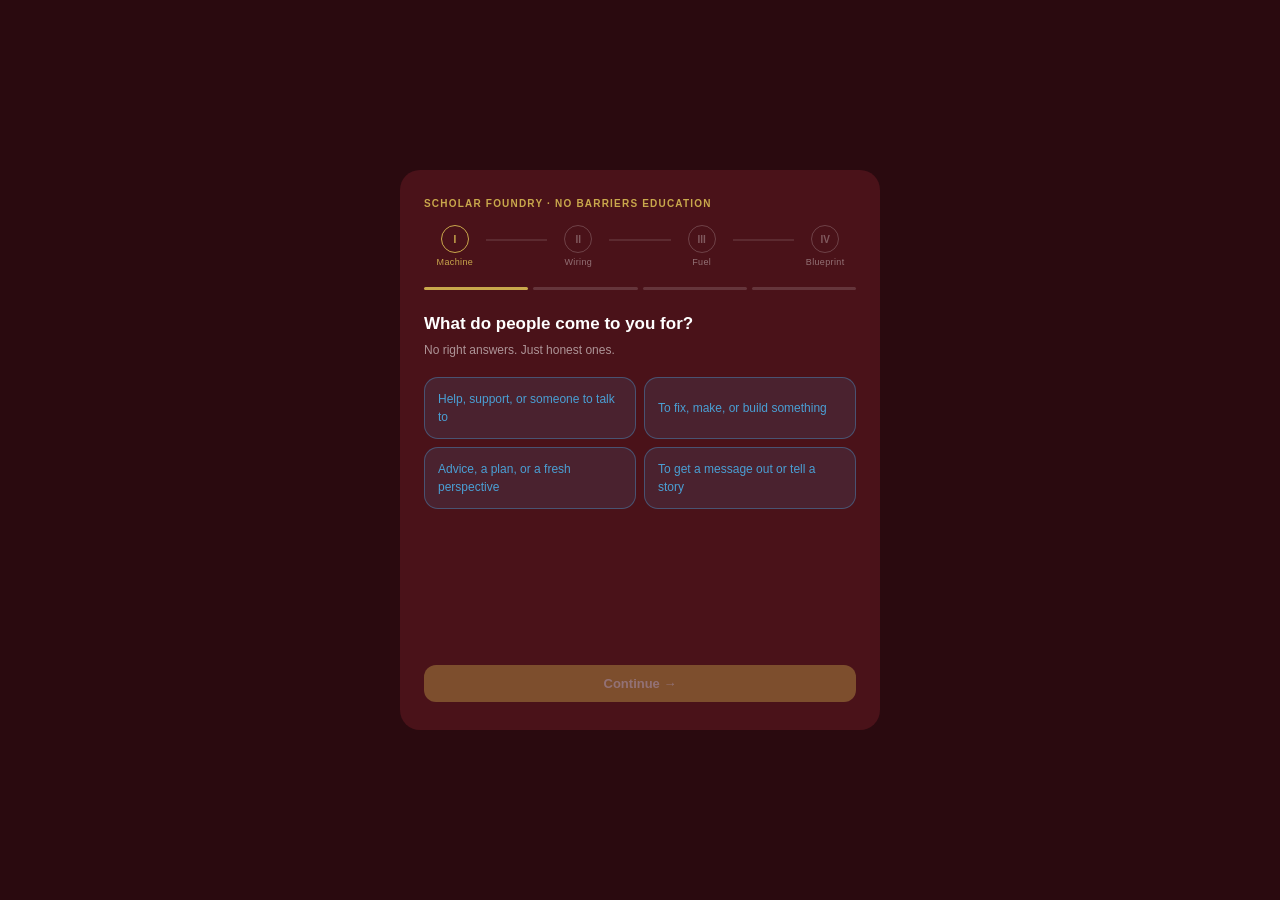
<file: scholar_foundry_v1 demo.html>
<!DOCTYPE html>
<html lang="en">
<head>
<meta charset="UTF-8">
<meta name="viewport" content="width=device-width, initial-scale=1.0">
<title>Scholar Foundry · No Barriers Education</title>
<style>
*{box-sizing:border-box;margin:0;padding:0;}
body{font-family:-apple-system,BlinkMacSystemFont,'Segoe UI',sans-serif;background:#2a0a0f;display:flex;align-items:center;justify-content:center;min-height:100vh;padding:20px;}
:root{--md:#4A1219;--mg:#6B1F2A;--gold:#C9A84C;--gl:#E8CC80;--gp:#FBF5E6;--blue:#4A9FD4;--bl:#A8CFE8;--bp:#EBF4FA;--ow:#FAF8F5;--td:#1A0A0D;--tl:#9A7A80;}
.app{width:100%;max-width:480px;}
.s{display:none;flex-direction:column;min-height:560px;background:var(--md);border-radius:20px;padding:28px 24px;}
.s.on{display:flex;}
.bs{background:var(--md);border-radius:20px;display:none;flex-direction:column;align-items:center;justify-content:center;min-height:560px;text-align:center;padding:24px;}
.bs.on{display:flex;}
.rs{background:var(--md);border-radius:20px;overflow:hidden;display:none;flex-direction:column;min-height:560px;}
.rs.on{display:flex;}
.cs{background:var(--md);border-radius:20px;display:none;flex-direction:column;min-height:560px;padding:28px 24px;}
.cs.on{display:flex;}
.bps{background:var(--ow);border-radius:20px;overflow:hidden;display:none;flex-direction:column;min-height:560px;}
.bps.on{display:flex;}
.ss{background:var(--md);border-radius:20px;display:none;flex-direction:column;min-height:560px;overflow:hidden;}
.ss.on{display:flex;}
.ey{font-size:10px;font-weight:600;letter-spacing:.12em;text-transform:uppercase;color:var(--gold);margin-bottom:16px;}
.qp{display:flex;gap:5px;margin-bottom:22px;}
.qd{height:3px;flex:1;border-radius:999px;background:rgba(255,255,255,.15);}
.qd.on{background:var(--gold);}
.qt{font-size:17px;font-weight:600;color:#fff;line-height:1.4;margin-bottom:5px;}
.qs{font-size:12px;color:rgba(255,255,255,.55);margin-bottom:18px;line-height:1.5;}
.qg{display:grid;grid-template-columns:1fr 1fr;gap:8px;margin-bottom:16px;}
.qc{background:rgba(74,159,212,.12);border:1px solid rgba(74,159,212,.4);border-radius:14px;padding:12px 13px;cursor:pointer;text-align:left;font-family:inherit;font-size:12px;line-height:1.5;transition:all .2s;width:100%;font-weight:500;color:#4A9FD4;}
.qc:hover{background:rgba(74,159,212,.22);}
.qc.sel{background:var(--gold);border-color:var(--gold);color:#fff;}
.sc{background:rgba(74,159,212,.12);border:1px solid rgba(74,159,212,.35);border-radius:14px;padding:13px 15px;cursor:pointer;text-align:left;font-family:inherit;transition:all .2s;width:100%;display:flex;align-items:center;gap:13px;margin-bottom:8px;}
.sc:hover{background:rgba(74,159,212,.22);}
.sc.sel{background:var(--gold);border-color:var(--gold);}
.si{font-size:22px;flex-shrink:0;}
.sn{font-size:13px;font-weight:600;color:#4A9FD4;display:block;margin-bottom:2px;}
.sc.sel .sn{color:#fff;}
.sd{font-size:11px;color:rgba(74,159,212,.75);line-height:1.4;}
.sc.sel .sd{color:rgba(255,255,255,.8);}
.cc{background:rgba(74,159,212,.12);border:1px solid rgba(74,159,212,.35);border-radius:14px;padding:14px 13px;cursor:pointer;text-align:left;font-family:inherit;transition:all .2s;width:100%;display:flex;flex-direction:column;gap:5px;}
.cc:hover{background:rgba(74,159,212,.22);}
.cc.sel{background:var(--gold);border-color:var(--gold);}
.ci{font-size:20px;}
.cn{font-size:12px;font-weight:600;color:#4A9FD4;}
.cc.sel .cn{color:#fff;}
.csub{font-size:10px;color:rgba(74,159,212,.75);line-height:1.4;}
.cc.sel .csub{color:rgba(255,255,255,.8);}
.btn{width:100%;padding:11px;background:var(--gold);border:none;border-radius:12px;color:#fff;font-size:13px;font-weight:600;cursor:pointer;font-family:inherit;opacity:.4;transition:opacity .2s;margin-top:auto;}
.btn.on{opacity:1;}
.btna{width:100%;padding:11px;background:var(--gold);border:none;border-radius:12px;color:#fff;font-size:13px;font-weight:600;cursor:pointer;font-family:inherit;margin-top:auto;}
.bi{font-size:48px;margin-bottom:18px;animation:spin 2s linear infinite;display:block;}
@keyframes spin{0%{transform:rotate(0deg)}100%{transform:rotate(360deg)}}
.bl{font-size:11px;font-weight:600;letter-spacing:.12em;text-transform:uppercase;color:var(--gold);margin-bottom:10px;}
.bt{font-size:12px;color:rgba(255,255,255,.5);}
.rt{padding:28px 24px 32px;flex:1;display:flex;flex-direction:column;align-items:center;justify-content:center;text-align:center;}
.re{font-size:10px;font-weight:600;letter-spacing:.12em;text-transform:uppercase;color:var(--gold);margin-bottom:14px;opacity:0;animation:fu .6s ease forwards .2s;}
.rl{font-size:11px;letter-spacing:.1em;text-transform:uppercase;color:rgba(255,255,255,.4);margin-bottom:8px;opacity:0;animation:fu .6s ease forwards .5s;}
.ri{font-size:44px;margin-bottom:12px;opacity:0;animation:fu .8s ease forwards .6s;}
.rn{font-size:34px;font-weight:700;color:#fff;margin-bottom:14px;opacity:0;animation:fu .8s ease forwards .8s;}
.rd{font-size:13px;color:rgba(255,255,255,.75);line-height:1.7;max-width:300px;opacity:0;animation:fu .8s ease forwards 1.1s;}
.rs2{font-size:13px;color:var(--gl);line-height:1.7;max-width:300px;margin-top:8px;opacity:0;animation:fu .8s ease forwards 1.4s;}
.rca{opacity:0;animation:fu .6s ease forwards 1.7s;margin-top:16px;width:100%;}
.rca button{width:100%;padding:10px;background:transparent;border:1px solid rgba(255,255,255,.25);border-radius:12px;color:rgba(255,255,255,.8);font-size:12px;cursor:pointer;font-family:inherit;}
.rb{background:var(--mg);padding:16px 22px;opacity:0;animation:fu .6s ease forwards 2s;}
.rbl{font-size:10px;font-weight:600;letter-spacing:.1em;text-transform:uppercase;color:rgba(255,255,255,.5);margin-bottom:8px;}
.mb{display:flex;gap:5px;align-items:center;flex-wrap:wrap;}
.mp{background:rgba(255,255,255,.2);border-radius:8px;padding:4px 9px;font-size:11px;color:#fff;font-weight:500;}
.mp.em{background:rgba(255,255,255,.08);color:rgba(255,255,255,.3);}
.mc{color:rgba(255,255,255,.35);font-size:11px;}
@keyframes fu{from{opacity:0;transform:translateY(10px)}to{opacity:1;transform:translateY(0)}}
.tr{display:flex;align-items:flex-start;margin-bottom:20px;}
.pt{display:flex;flex-direction:column;align-items:center;gap:4px;flex:1;}
.pd{width:28px;height:28px;border-radius:50%;border:1.5px solid rgba(255,255,255,.2);display:flex;align-items:center;justify-content:center;font-size:10px;color:rgba(255,255,255,.3);font-weight:600;}
.pd.ac{border-color:var(--gold);color:var(--gold);}
.pd.dn{background:var(--gold);border-color:var(--gold);color:#fff;}
.pl{font-size:9px;color:rgba(255,255,255,.4);text-align:center;letter-spacing:.04em;}
.pl.ac{color:var(--gold);}
.tl{height:1.5px;flex:1;background:rgba(255,255,255,.1);margin-top:14px;}
.tl.dn{background:var(--gold);}
.pg{display:grid;grid-template-columns:1fr 1fr;gap:8px;margin-bottom:16px;}
.pw{background:rgba(74,159,212,.12);border:1px solid rgba(74,159,212,.4);border-radius:14px;padding:13px;cursor:pointer;text-align:left;font-family:inherit;transition:all .2s;width:100%;display:flex;flex-direction:column;gap:3px;}
.pw:hover{background:rgba(74,159,212,.22);}
.pw.sel{background:var(--gold);border-color:var(--gold);}
.pwi{font-size:18px;}
.pwn{font-size:12px;font-weight:600;color:#4A9FD4;}
.pw.sel .pwn{color:#fff;}
.pws{font-size:10px;color:rgba(74,159,212,.8);line-height:1.4;}
.pw.sel .pws{color:rgba(255,255,255,.8);}
.pi{background:rgba(255,255,255,.05);border:1px solid rgba(255,255,255,.1);border-radius:14px;padding:14px 16px;margin-bottom:18px;}
.pi p{font-size:13px;color:rgba(255,255,255,.7);line-height:1.6;margin:0;}
.pi strong{color:var(--gl);}
.combo-name{font-size:32px;font-weight:700;color:#fff;line-height:1.2;margin-bottom:14px;letter-spacing:-.02em;}
.combo-icons{font-size:30px;margin-bottom:18px;display:flex;gap:8px;align-items:center;}
.combo-plus{font-size:18px;color:rgba(255,255,255,.3);}
.combo-desc{font-size:15px;color:rgba(255,255,255,.75);line-height:1.7;margin-bottom:10px;}
.combo-detail{font-size:13px;color:rgba(255,255,255,.5);line-height:1.6;}
.combo-div{width:40px;height:1px;background:rgba(255,255,255,.15);margin:18px 0;}
.bk{background:transparent;border:none;color:rgba(255,255,255,.5);font-size:12px;cursor:pointer;font-family:inherit;padding:0;margin-bottom:12px;}
.bph{background:var(--md);padding:24px 22px;}
.bpe{font-size:10px;font-weight:600;letter-spacing:.12em;text-transform:uppercase;color:var(--gold);margin-bottom:8px;}
.bpt{font-size:20px;font-weight:700;color:#fff;margin-bottom:3px;}
.bps2{font-size:11px;color:rgba(255,255,255,.55);}
.bpb{padding:18px 20px;flex:1;overflow-y:auto;}
.bpsec{margin-bottom:16px;}
.bpsl{font-size:10px;font-weight:600;letter-spacing:.1em;text-transform:uppercase;color:var(--tl);margin-bottom:7px;}
.bpc{background:#fff;border:1px solid rgba(107,31,42,.1);border-radius:12px;padding:13px 15px;}
.bpc p{font-size:13px;color:var(--td);line-height:1.7;margin:0;}
.bpv{background:var(--mg);border-radius:12px;padding:14px 16px;}
.bpv p{font-size:14px;color:#fff;line-height:1.7;font-style:italic;margin:0;}
.bpm{display:flex;gap:5px;flex-wrap:wrap;margin-bottom:14px;}
.btg{display:inline-flex;align-items:center;gap:4px;background:var(--gp);border:1px solid var(--gold);border-radius:999px;padding:3px 10px;font-size:11px;color:var(--td);font-weight:600;}
.bbtg{display:inline-flex;align-items:center;gap:4px;background:var(--bp);border:1px solid var(--bl);border-radius:999px;padding:3px 10px;font-size:11px;color:#2A5F80;font-weight:600;}
.bmtg{display:inline-flex;align-items:center;gap:4px;background:rgba(107,31,42,.08);border:1px solid rgba(107,31,42,.2);border-radius:999px;padding:3px 10px;font-size:11px;color:var(--mg);font-weight:600;}
.bpac{padding:0 20px 20px;display:flex;flex-direction:column;gap:8px;}
.bpbtn{width:100%;padding:11px;background:var(--gold);border:none;border-radius:12px;color:#fff;font-size:13px;font-weight:600;cursor:pointer;font-family:inherit;}
.bpbg{width:100%;padding:9px;background:transparent;border:1px solid rgba(107,31,42,.2);border-radius:12px;color:var(--tl);font-size:12px;cursor:pointer;font-family:inherit;}
.sh{background:var(--mg);padding:16px 20px;display:flex;align-items:center;gap:10px;}
.sbk{background:transparent;border:none;color:rgba(255,255,255,.6);font-size:18px;cursor:pointer;padding:0;}
.st{font-size:13px;font-weight:600;color:#fff;flex:1;}
.sm{font-size:10px;color:rgba(255,255,255,.5);}
.smsg{flex:1;overflow-y:auto;padding:16px 16px 8px;}
.msg{margin-bottom:12px;display:flex;flex-direction:column;}
.msg.u{align-items:flex-end;}
.msg.a{align-items:flex-start;}
.mb2{max-width:85%;padding:10px 13px;border-radius:14px;font-size:13px;line-height:1.6;}
.msg.u .mb2{background:var(--gold);color:#fff;border-bottom-right-radius:4px;}
.msg.a .mb2{background:rgba(255,255,255,.1);color:#fff;border-bottom-left-radius:4px;}
.msg.a .mb2.ty{color:rgba(255,255,255,.5);font-style:italic;}
.sir{padding:12px 16px;display:flex;gap:8px;border-top:1px solid rgba(255,255,255,.1);}
.si2{flex:1;background:rgba(255,255,255,.1);border:1px solid rgba(255,255,255,.2);border-radius:20px;padding:9px 14px;font-size:13px;font-family:inherit;color:#fff;outline:none;}
.si2::placeholder{color:rgba(255,255,255,.4);}
.si2:focus{border-color:var(--gold);}
.snd{background:var(--gold);border:none;border-radius:50%;width:36px;height:36px;cursor:pointer;font-size:16px;flex-shrink:0;display:flex;align-items:center;justify-content:center;}
.cg{display:grid;grid-template-columns:1fr 1fr;gap:8px;margin-bottom:16px;}
</style>
</head>
<body>
<div class="app">

<div class="s on" id="p1">
  <div class="ey">Scholar Foundry · No Barriers Education</div>
  <div class="tr"><div class="pt"><div class="pd ac">I</div><div class="pl ac">Machine</div></div><div class="tl"></div><div class="pt"><div class="pd">II</div><div class="pl">Wiring</div></div><div class="tl"></div><div class="pt"><div class="pd">III</div><div class="pl">Fuel</div></div><div class="tl"></div><div class="pt"><div class="pd">IV</div><div class="pl">Blueprint</div></div></div>
  <div class="qp" id="p1p"><div class="qd on"></div><div class="qd"></div><div class="qd"></div><div class="qd"></div></div>
  <div class="qt" id="p1q"></div>
  <div class="qs">No right answers. Just honest ones.</div>
  <div id="p1c"></div>
  <button class="btn" id="p1n" onclick="p1x()">Continue →</button>
</div>

<div class="bs" id="p1b"><div class="bl">Identifying your machine type</div><span class="bi">⚙</span><div class="bt">Analyzing your answers...</div></div>

<div class="rs" id="p1r">
  <div class="rt"><div class="re">Pillar I Complete · Machine Type</div><div class="ri" id="r1i">🏗️</div><div class="rl">Your machine is a</div><div class="rn" id="r1n">Builder</div><div class="rd" id="r1d"></div><div class="rs2" id="r1s"></div><div class="rca"><button onclick="go('p2')">Continue to Pillar II →</button></div></div>
  <div class="rb"><div class="rbl">Your machine so far</div><div class="mb"><span class="mp" id="b1t">—</span><span class="mc">+</span><span class="mp em">Wiring ···</span><span class="mc">+</span><span class="mp em">Fuel ···</span><span class="mc">+</span><span class="mp em">Path ···</span></div></div>
</div>

<div class="s" id="p2">
  <div class="ey">Pillar II · Your Wiring</div>
  <div class="tr"><div class="pt"><div class="pd dn">✓</div><div class="pl">Machine</div></div><div class="tl dn"></div><div class="pt"><div class="pd ac">II</div><div class="pl ac">Wiring</div></div><div class="tl"></div><div class="pt"><div class="pd">III</div><div class="pl">Fuel</div></div><div class="tl"></div><div class="pt"><div class="pd">IV</div><div class="pl">Blueprint</div></div></div>
  <div class="qp" id="p2p"><div class="qd on"></div><div class="qd"></div><div class="qd"></div><div class="qd"></div></div>
  <div class="qt" id="p2q"></div>
  <div class="qs">Think about how you actually operate — not how you wish you did.</div>
  <div id="p2c"></div>
  <button class="btn" id="p2n" onclick="p2x()">Continue →</button>
</div>

<div class="bs" id="p2b"><div class="bl">Mapping your wiring</div><span class="bi">🔌</span><div class="bt">Understanding how your machine operates...</div></div>

<div class="rs" id="p2r">
  <div class="rt"><div class="re">Pillar II Complete · Your Wiring</div><div class="ri" id="r2i">🧪</div><div class="rl">Your wiring is</div><div class="rn" id="r2n">Experimenter</div><div class="rd" id="r2d"></div><div class="rs2" id="r2s"></div><div class="rca"><button onclick="showCombo()">See what this means →</button></div></div>
  <div class="rb"><div class="rbl">Your machine so far</div><div class="mb"><span class="mp" id="b2t">—</span><span class="mc">+</span><span class="mp" id="b2w">—</span><span class="mc">+</span><span class="mp em">Fuel ···</span><span class="mc">+</span><span class="mp em">Path ···</span></div></div>
</div>

<div class="cs" id="combo">
  <div class="ey">Your Machine So Far</div>
  <div class="tr"><div class="pt"><div class="pd dn">✓</div><div class="pl">Machine</div></div><div class="tl dn"></div><div class="pt"><div class="pd dn">✓</div><div class="pl">Wiring</div></div><div class="tl"></div><div class="pt"><div class="pd">III</div><div class="pl">Fuel</div></div><div class="tl"></div><div class="pt"><div class="pd">IV</div><div class="pl">Blueprint</div></div></div>
  <div class="combo-icons" id="coi">🏗️ <span class="combo-plus">+</span> 🧪</div>
  <div class="combo-name" id="con">The Experimenting Builder</div>
  <div class="combo-desc" id="cod">You build by doing.</div>
  <div class="combo-div"></div>
  <div class="combo-detail" id="codt">Now let's figure out what your machine runs on.</div>
  <button class="btna" onclick="go('p3cat')" style="margin-top:auto;">Continue to Pillar III →</button>
</div>

<div class="s" id="p3cat">
  <div class="ey">Pillar III · Your Fuel</div>
  <div class="tr"><div class="pt"><div class="pd dn">✓</div><div class="pl">Machine</div></div><div class="tl dn"></div><div class="pt"><div class="pd dn">✓</div><div class="pl">Wiring</div></div><div class="tl dn"></div><div class="pt"><div class="pd ac">III</div><div class="pl ac">Fuel</div></div><div class="tl"></div><div class="pt"><div class="pd">IV</div><div class="pl">Blueprint</div></div></div>
  <div class="pi"><p>You're a <strong id="p3id">Narrator Builder</strong>. What part of the world does your machine want to work on?</p></div>
  <div class="qt">Pick a broad area first.</div>
  <div class="qs">We'll get specific next.</div>
  <div id="p3cats"></div>
  <button class="btn" id="p3cn" onclick="showIssues()" style="margin-top:auto;">Continue →</button>
</div>

<div class="s" id="p3iss">
  <div class="ey">Pillar III · Your Fuel</div>
  <div class="tr"><div class="pt"><div class="pd dn">✓</div><div class="pl">Machine</div></div><div class="tl dn"></div><div class="pt"><div class="pd dn">✓</div><div class="pl">Wiring</div></div><div class="tl dn"></div><div class="pt"><div class="pd ac">III</div><div class="pl ac">Fuel</div></div><div class="tl"></div><div class="pt"><div class="pd">IV</div><div class="pl">Blueprint</div></div></div>
  <button class="bk" onclick="go('p3cat')">← Back</button>
  <div class="qt" id="p3it">Within People &amp; Society...</div>
  <div class="qs">Which one do you feel most called to work on?</div>
  <div id="p3iss2"></div>
  <button class="btn" id="p3in" onclick="showP3Build()" style="margin-top:auto;">Continue →</button>
</div>

<div class="bs" id="p3b"><div class="bl">Loading your fuel</div><span class="bi">⛽</span><div class="bt">Connecting your story to your machine...</div></div>

<div class="rs" id="p3r">
  <div class="rt"><div class="re">Pillar III Complete · Your Fuel</div><div class="ri" id="r3i">🌍</div><div class="rl">Your fuel is</div><div class="rn" id="r3n">Education</div><div class="rd">This is the problem space that powers everything your machine does.</div><div class="rs2">Your machine type, wiring, and fuel are now aligned. You know what you are, how you think, and what you're built to work on.</div><div class="rca"><button onclick="go('p4')">Continue to Pillar IV →</button></div></div>
  <div class="rb"><div class="rbl">Your machine so far</div><div class="mb"><span class="mp" id="b3t">—</span><span class="mc">+</span><span class="mp" id="b3w">—</span><span class="mc">+</span><span class="mp" id="b3f">—</span><span class="mc">+</span><span class="mp em">Path ···</span></div></div>
</div>

<div class="s" id="p4">
  <div class="ey">Pillar IV · Civic Value Activation</div>
  <div class="tr"><div class="pt"><div class="pd dn">✓</div><div class="pl">Machine</div></div><div class="tl dn"></div><div class="pt"><div class="pd dn">✓</div><div class="pl">Wiring</div></div><div class="tl dn"></div><div class="pt"><div class="pd dn">✓</div><div class="pl">Fuel</div></div><div class="tl dn"></div><div class="pt"><div class="pd ac">IV</div><div class="pl ac">Blueprint</div></div></div>
  <div class="pi"><p>Last step. Your machine is assembled. Where are you pointing it?</p></div>
  <div class="qt">Where are you thinking about heading after high school?</div>
  <div class="qs">No pressure. Even "still figuring it out" is a real answer.</div>
  <div class="pg" id="p4pw"></div>
  <button class="btn" id="p4n" onclick="genBP()" style="margin-top:auto;">Generate My Blueprint →</button>
</div>

<div class="bs" id="p4b"><div class="bl">Activating your civic value</div><span class="bi">🌐</span><div class="bt" id="p4bt">Building your blueprint...</div></div>

<div class="bps" id="bp">
  <div class="bph"><div class="bpe">⚙ Scholar Foundry · Civic Value Blueprint</div><div class="bpt" id="bpt">The Experimenting Builder</div><div class="bps2" id="bps3">Powered by Education</div></div>
  <div class="bpb">
    <div class="bpm" id="bpm"></div>
    <div class="bpsec"><div class="bpsl">Your Voice</div><div class="bpv"><p id="bpvo">Loading...</p></div></div>
    <div class="bpsec"><div class="bpsl">Your First Project</div><div class="bpc"><p id="bppr">Loading...</p></div></div>
    <div class="bpsec"><div class="bpsl">Your Path Forward</div><div class="bpc"><p id="bppa">Loading...</p></div></div>
    <div class="bpsec"><div class="bpsl">Your Edge</div><div class="bpc"><p id="bped">Loading...</p></div></div>
  </div>
  <div class="bpac"><button class="bpbtn" onclick="openSB()">Keep Building in Sandbox →</button><button class="bpbg" onclick="restart()">↩ Start over</button></div>
</div>

<div class="ss" id="sb">
  <div class="sh"><button class="sbk" onclick="go('bp')">←</button><div><div class="st">Scholar Foundry Sandbox</div><div class="sm" id="sbm">Your machine is ready</div></div></div>
  <div class="smsg" id="sbms"></div>
  <div class="sir"><input class="si2" id="sbi" placeholder="What are you thinking about..." onkeydown="if(event.key==='Enter')sendSB()"><button class="snd" onclick="sendSB()">↑</button></div>
</div>

</div>
<script>
var S={type:'',ti:'',wire:'',wi:'',fuel:'',fi:'',path:'',pi2:''};
var p1s={builder:0,provider:0,communicator:0},p1q=0,p1sel=null;
var p2s={experimenter:0,collaborator:0,narrator:0},p2q=0,p2sel=null;
var catSel=null,issSel=null,pathSel=null,sbh=[];

var M={
  builder:{icon:'🏗️',type:'Builder',desc:'You enjoy working with your hands and building things from the ground up.',soc:'Society needs people like you to construct the foundations that make the world more accessible for everyone.'},
  provider:{icon:'🤝',type:'Provider',desc:'You enjoy helping others and getting them to be their best selves.',soc:'Society needs people like you to make others feel supported, dignified, and whole.'},
  communicator:{icon:'🎙️',type:'Communicator',desc:'You have a natural ability to connect with people and make ideas land.',soc:'Society needs people like you to bridge divides and move the world through the power of words.'}
};
var W={
  experimenter:{icon:'🧪',type:'Experimenter',desc:'You learn by jumping in and figuring it out as you go.',soc:"Society needs people like you who aren't afraid to try, fail, and try again until something works."},
  collaborator:{icon:'🤝',type:'Collaborator',desc:"You think best when you're thinking with other people.",soc:'Society needs people like you to bring minds together and turn individual ideas into collective breakthroughs.'},
  narrator:{icon:'📖',type:'Narrator',desc:'You make sense of the world by turning it into a story.',soc:'Society needs people like you to give meaning to complexity and move people through the power of how you frame things.'}
};
var C={
  'Builder+Experimenter':{name:'The Experimenting Builder',desc:"You build by doing. You don't wait for a plan — you make something, see what breaks, and make it better.",detail:"Your best work comes from iteration, not preparation. Drop you in anything and you'll figure it out by building your way through it."},
  'Builder+Collaborator':{name:'The Collaborative Builder',desc:'You build with people. You bring others into your process and create things that reflect more than just your own vision.',detail:"Your projects become more than the sum of their parts because you know how to make space for everyone who touches them."},
  'Builder+Narrator':{name:'The Narrative Builder',desc:"You build with meaning. You don't just make things — you make things that tell a story.",detail:'Every project you touch has a why baked into it. The things you create don\'t just work — they say something.'},
  'Provider+Experimenter':{name:'The Experimenting Provider',desc:"You help by trying things. You don't wait for the perfect approach — you dive in and adjust as you go.",detail:'Your care is practical and responsive. You meet people where they are and figure out the rest from there.'},
  'Provider+Collaborator':{name:'The Collaborative Provider',desc:'You help through relationship. You bring people together and create environments where everyone feels supported.',detail:"You don't just help individuals — you build communities of care around them."},
  'Provider+Narrator':{name:'The Narrative Provider',desc:'You help through story. You make people feel understood by reflecting their experience back in ways that give it meaning.',detail:"People leave conversations with you feeling seen in a way they can't quite explain. That's your power."},
  'Communicator+Experimenter':{name:'The Experimenting Communicator',desc:'You communicate by testing. You try different messages, read the room, and keep adjusting until something lands.',detail:'You learn what resonates by putting it out there. Your instincts are sharp because you never stop running experiments.'},
  'Communicator+Collaborator':{name:'The Collaborative Communicator',desc:"You communicate through community. You don't just send messages — you build conversations and move people through shared dialogue.",detail:"You're not a broadcaster. You're a connector who knows that the best ideas emerge when people talk to each other."},
  'Communicator+Narrator':{name:'The Narrative Communicator',desc:"You communicate through story. You don't just inform — you move people.",detail:"Your words make people feel something before they think something. That's a rare and powerful combination."}
};
var CATS=[
  {icon:'👥',name:'People & Society',sub:'Health, education, justice, housing',issues:[
    {icon:'📚',name:'Education Inequality',desc:"The gap between who gets access to great schools and who gets left behind."},
    {icon:'🧠',name:'Mental Health',desc:"The space between who needs support and who actually gets it."},
    {icon:'🩺',name:'Healthcare Access',desc:"Why getting healthy shouldn't depend on how much money you have."},
    {icon:'✊',name:'Social Justice',desc:"The systems that decide who gets treated fairly — and who doesn't."},
    {icon:'🏠',name:'Housing & Homelessness',desc:"Why some neighborhoods get everything and others get nothing."}
  ]},
  {icon:'🌍',name:'Planet & Environment',sub:'Climate, energy, food',issues:[
    {icon:'🌱',name:'Climate Change',desc:"The slow emergency that's already reshaping how we live."},
    {icon:'⚡',name:'Clean Energy',desc:"What happens when we stop burning the world to keep the lights on."},
    {icon:'🌾',name:'Food Systems',desc:"How we grow, distribute, and waste the food that keeps us alive."},
    {icon:'💧',name:'Water Access',desc:"The resource wars nobody's talking about yet."}
  ]},
  {icon:'💸',name:'Economy & Systems',sub:'Business, finance, labor',issues:[
    {icon:'💰',name:'Economic Opportunity',desc:"Why your zip code still determines how far you can go."},
    {icon:'💡',name:'Entrepreneurship',desc:"What it takes to build something from nothing — and who gets that chance."},
    {icon:'👷',name:'Labor & Workers Rights',desc:"What people deserve in exchange for their time and effort."},
    {icon:'📊',name:'Financial Literacy',desc:"The tools most people were never taught to use."}
  ]},
  {icon:'⚖️',name:'Power & Governance',sub:'Politics, law, military',issues:[
    {icon:'🏛️',name:'Politics & Policy',desc:"How the rules get made and who gets to make them."},
    {icon:'⚖️',name:'Criminal Justice',desc:"The gap between what the justice system promises and what it delivers."},
    {icon:'🎖️',name:'Military & Veterans',desc:"The people who serve and what happens when they come home."},
    {icon:'🗳️',name:'Civic Participation',desc:"Why so many people have stopped believing their voice matters."}
  ]},
  {icon:'🔬',name:'Knowledge & Culture',sub:'Science, media, arts',issues:[
    {icon:'🔬',name:'Scientific Research',desc:"How discoveries become solutions — and how slowly that usually happens."},
    {icon:'📡',name:'Media & Information',desc:"Who controls the story and why it matters more than ever."},
    {icon:'🎨',name:'Arts & Culture',desc:"What gets lost when creativity is treated as a luxury."},
    {icon:'📖',name:'Misinformation',desc:"The epidemic of lies making it harder to agree on reality."}
  ]},
  {icon:'💻',name:'Infrastructure & Access',sub:'Technology, transport, community',issues:[
    {icon:'💻',name:'Digital Access',desc:"The divide between people who have the tools of the future and people who don't."},
    {icon:'🚌',name:'Transportation',desc:"How where you can go shapes what you can become."},
    {icon:'🏘️',name:'Community Development',desc:"What it takes to build a place people actually want to live."},
    {icon:'🔒',name:'Privacy & Security',desc:"Who owns your data and what they're doing with it."}
  ]}
];
var PATHS=[
  {icon:'🎓',title:'4-Year University',sub:'Degree program, campus life'},
  {icon:'🏫',title:'Community College',sub:'Flexible, affordable, local'},
  {icon:'🔧',title:'Trade / Vocational',sub:'Certification, hands-on skills'},
  {icon:'🎖️',title:'Military Service',sub:'Service, structure, benefits'},
  {icon:'💼',title:'Workforce Direct',sub:'Employment, apprenticeship'},
  {icon:'🚀',title:'Entrepreneurship',sub:'Start something of my own'},
  {icon:'🧭',title:'Still Figuring It Out',sub:"That's okay too"}
];
var Q1=[
  {t:"What do people come to you for?",c:[{l:"Help, support, or someone to talk to",p:{provider:3,communicator:1}},{l:"To fix, make, or build something",p:{builder:3}},{l:"Advice, a plan, or a fresh perspective",p:{communicator:2,provider:1}},{l:"To get a message out or tell a story",p:{communicator:3}}]},
  {t:"When you're in your element, what are you doing?",c:[{l:"Creating or constructing something tangible",p:{builder:3}},{l:"Caring for or developing someone else",p:{provider:3}},{l:"Convincing, inspiring, or leading people",p:{communicator:3}},{l:"Figuring out how something works",p:{builder:2,provider:1}}]},
  {t:"What could you spend hours doing without noticing the time?",c:[{l:"Building, designing, or making things",p:{builder:3}},{l:"Listening to and helping people",p:{provider:3}},{l:"Writing, speaking, or connecting with others",p:{communicator:3}},{l:"Learning how to improve something",p:{builder:1,communicator:1,provider:1}}]},
  {t:"What do you notice that other people seem to miss?",c:[{l:"When something could be built better",p:{builder:3}},{l:"When someone is struggling or needs support",p:{provider:3}},{l:"When a message isn't landing the right way",p:{communicator:3}},{l:"Patterns in how people or systems behave",p:{communicator:2,provider:1}}]}
];
var Q2=[
  {t:"When you face something you've never dealt with before, what's your first move?",c:[{l:"Jump in and figure it out",p:{experimenter:3}},{l:"Talk it through with someone",p:{collaborator:3}},{l:"Find the story in it first",p:{narrator:3}},{l:"Research until I feel ready",p:{experimenter:1,narrator:1}}]},
  {t:"How do you know when you've actually figured something out?",c:[{l:"When I can explain it to someone else",p:{narrator:2,collaborator:1}},{l:"When I've tested it and it works",p:{experimenter:3}},{l:"When the people around me get it too",p:{collaborator:3}},{l:"When it feels like a complete story",p:{narrator:3}}]},
  {t:"When you're stuck, what unsticks you?",c:[{l:"Just trying something — anything",p:{experimenter:3}},{l:"A good conversation with the right person",p:{collaborator:3}},{l:"Writing or talking it out until it clicks",p:{narrator:3}},{l:"Taking a break and coming back fresh",p:{experimenter:1,collaborator:1}}]},
  {t:"What does your best thinking look like?",c:[{l:"Messy, fast, trial and error",p:{experimenter:3}},{l:"Back and forth with someone I trust",p:{collaborator:3}},{l:"Turning it into a narrative that makes sense",p:{narrator:3}},{l:"Quiet and solo until something breaks through",p:{experimenter:1,narrator:1}}]}
];

function go(id){
  document.querySelectorAll('.s,.bs,.rs,.cs,.bps,.ss').forEach(function(e){e.classList.remove('on');});
  document.getElementById(id).classList.add('on');
}

function mkGrid(qs,nbtn,onsel){
  var g=document.createElement('div');g.className='qg';
  qs.forEach(function(q){
    var b=document.createElement('button');b.className='qc';b.textContent=q.l;
    b.onclick=function(){g.querySelectorAll('.qc').forEach(function(x){x.classList.remove('sel');x.style.color='#4A9FD4';});b.classList.add('sel');b.style.color='#fff';onsel(q);document.getElementById(nbtn).classList.add('on');};
    g.appendChild(b);
  });
  return g;
}

function rp1(){
  var q=Q1[p1q];
  document.getElementById('p1q').textContent=q.t;
  document.querySelectorAll('#p1p .qd').forEach(function(d,i){d.classList.toggle('on',i<=p1q);});
  var c=document.getElementById('p1c');c.innerHTML='';p1sel=null;
  document.getElementById('p1n').classList.remove('on');
  c.appendChild(mkGrid(q.c,'p1n',function(q){p1sel=q;}));
}
function p1x(){
  if(!p1sel)return;
  Object.keys(p1sel.p).forEach(function(k){p1s[k]=(p1s[k]||0)+p1sel.p[k];});
  p1q++;
  if(p1q<Q1.length){rp1();}
  else{
    go('p1b');
    setTimeout(function(){
      var w=Object.keys(p1s).reduce(function(a,b){return p1s[a]>=p1s[b]?a:b;});
      var m=M[w];S.type=m.type;S.ti=m.icon;
      document.getElementById('r1i').textContent=m.icon;
      document.getElementById('r1n').textContent=m.type;
      document.getElementById('r1d').textContent=m.desc;
      document.getElementById('r1s').textContent=m.soc;
      document.getElementById('b1t').textContent=m.icon+' '+m.type;
      go('p1r');
    },2200);
  }
}

function rp2(){
  var q=Q2[p2q];
  document.getElementById('p2q').textContent=q.t;
  document.querySelectorAll('#p2p .qd').forEach(function(d,i){d.classList.toggle('on',i<=p2q);});
  var c=document.getElementById('p2c');c.innerHTML='';p2sel=null;
  document.getElementById('p2n').classList.remove('on');
  c.appendChild(mkGrid(q.c,'p2n',function(q){p2sel=q;}));
}
function p2x(){
  if(!p2sel)return;
  Object.keys(p2sel.p).forEach(function(k){p2s[k]=(p2s[k]||0)+p2sel.p[k];});
  p2q++;
  if(p2q<Q2.length){rp2();}
  else{
    go('p2b');
    setTimeout(function(){
      var w=Object.keys(p2s).reduce(function(a,b){return p2s[a]>=p2s[b]?a:b;});
      var ww=W[w];S.wire=ww.type;S.wi=ww.icon;
      document.getElementById('r2i').textContent=ww.icon;
      document.getElementById('r2n').textContent=ww.type;
      document.getElementById('r2d').textContent=ww.desc;
      document.getElementById('r2s').textContent=ww.soc;
      document.getElementById('b2t').textContent=S.ti+' '+S.type;
      document.getElementById('b2w').textContent=ww.icon+' '+ww.type;
      go('p2r');
    },2200);
  }
}

function showCombo(){
  var key=S.type+'+'+S.wire;
  var co=C[key]||{name:'The '+S.wire+' '+S.type,desc:'A unique combination that is entirely your own.',detail:"Now let's figure out what your machine runs on."};
  document.getElementById('coi').innerHTML=S.ti+' <span class="combo-plus">+</span> '+S.wi;
  document.getElementById('con').textContent=co.name;
  document.getElementById('cod').textContent=co.desc;
  document.getElementById('codt').textContent=co.detail;
  go('combo');
}

function startP3Cats(){
  document.getElementById('p3id').textContent=S.wire+' '+S.type;
  var c=document.getElementById('p3cats');c.innerHTML='';catSel=null;
  document.getElementById('p3cn').classList.remove('on');
  var g=document.createElement('div');g.className='cg';
  CATS.forEach(function(cat){
    var b=document.createElement('button');b.className='cc';
    b.innerHTML='<span class="ci">'+cat.icon+'</span><span class="cn">'+cat.name+'</span><span class="csub">'+cat.sub+'</span>';
    b.onclick=function(){g.querySelectorAll('.cc').forEach(function(x){x.classList.remove('sel');});b.classList.add('sel');catSel=cat;document.getElementById('p3cn').classList.add('on');};
    g.appendChild(b);
  });
  c.appendChild(g);
  go('p3cat');
}

function showIssues(){
  if(!catSel)return;
  document.getElementById('p3it').textContent='Within '+catSel.name+'...';
  var c=document.getElementById('p3iss2');c.innerHTML='';issSel=null;
  document.getElementById('p3in').classList.remove('on');
  catSel.issues.forEach(function(iss){
    var b=document.createElement('button');b.className='sc';
    b.innerHTML='<span class="si">'+iss.icon+'</span><div><span class="sn">'+iss.name+'</span><span class="sd">'+iss.desc+'</span></div>';
    b.onclick=function(){c.querySelectorAll('.sc').forEach(function(x){x.classList.remove('sel');});b.classList.add('sel');issSel=iss;S.fuel=iss.name;S.fi=iss.icon;document.getElementById('p3in').classList.add('on');};
    c.appendChild(b);
  });
  go('p3iss');
}

function showP3Build(){
  if(!issSel)return;
  go('p3b');
  setTimeout(function(){
    document.getElementById('r3i').textContent=S.fi;
    document.getElementById('r3n').textContent=S.fuel;
    document.getElementById('b3t').textContent=S.ti+' '+S.type;
    document.getElementById('b3w').textContent=S.wi+' '+S.wire;
    document.getElementById('b3f').textContent=S.fi+' '+S.fuel;
    go('p3r');
  },2200);
}

function initP4(){
  var g=document.getElementById('p4pw');g.innerHTML='';pathSel=null;
  document.getElementById('p4n').classList.remove('on');
  PATHS.forEach(function(pw){
    var b=document.createElement('button');b.className='pw';
    b.innerHTML='<span class="pwi">'+pw.icon+'</span><span class="pwn">'+pw.title+'</span><span class="pws">'+pw.sub+'</span>';
    b.onclick=function(){g.querySelectorAll('.pw').forEach(function(x){x.classList.remove('sel');});b.classList.add('sel');pathSel=pw;S.path=pw.title;S.pi2=pw.icon;document.getElementById('p4n').classList.add('on');};
    g.appendChild(b);
  });
  go('p4');
}

async function genBP(){
  if(!pathSel)return;
  go('p4b');
  var msgs=['Building your machine output...','Generating your first project...','Writing your voice statement...','Finalizing your blueprint...'];
  var i=0;var iv=setInterval(function(){document.getElementById('p4bt').textContent=msgs[i%msgs.length];i++;},1800);
  var pr='You are Scholar Foundry by No Barriers Education.\nStudent: Type='+S.type+', Wiring='+S.wire+', Fuel='+S.fuel+', Pathway='+S.path+'\nJSON only: {"voice":"One powerful I-statement specific to their exact combination.","project":"Concrete first project, pathway-appropriate, 2-3 sentences.","path":"2 sentences on where this leads.","edge":"1-2 sentences on what makes this student uniquely hard to replicate."}';
  try{
    var res=await fetch('https://api.anthropic.com/v1/messages',{method:'POST',headers:{'Content-Type':'application/json'},body:JSON.stringify({model:'claude-sonnet-4-20250514',max_tokens:1000,messages:[{role:'user',content:pr}]})});
    var data=await res.json();clearInterval(iv);
    var parsed=JSON.parse(data.content.map(function(x){return x.text||'';}).join('').replace(/```json|```/g,'').trim());
    setBP(parsed);
  }catch(e){
    clearInterval(iv);
    setBP({voice:'I am a '+S.wire+' '+S.type+' powered by '+S.fuel+' — and I build the things the world keeps waiting for someone else to make.',project:'Start by finding one person or community affected by '+S.fuel+'. Ask questions, listen deeply, document what you find. That conversation becomes the foundation of everything you build next.',path:'Your path through '+S.path+' gives you a real foundation to test your ideas. The students who change things are the ones who started before they felt ready.',edge:'Your combination of '+S.type+' instincts, '+S.wire+' thinking, and genuine investment in '+S.fuel+' is entirely yours. Nobody else has exactly this machine.'});
  }
}

function setBP(p){
  var key=S.type+'+'+S.wire;
  var co=C[key]||{name:'The '+S.wire+' '+S.type};
  document.getElementById('bpt').textContent=co.name;
  document.getElementById('bps3').textContent='Powered by '+S.fuel+' · '+S.pi2+' '+S.path;
  document.getElementById('bpm').innerHTML='<span class="btg">'+S.ti+' '+S.type+'</span><span class="bbtg">'+S.wi+' '+S.wire+'</span><span class="btg">'+S.fi+' '+S.fuel+'</span><span class="bmtg">'+S.pi2+' '+S.path+'</span>';
  document.getElementById('bpvo').textContent=p.voice;
  document.getElementById('bppr').textContent=p.project;
  document.getElementById('bppa').textContent=p.path;
  document.getElementById('bped').textContent=p.edge;
  go('bp');
}

function openSB(){
  sbh=[];
  document.getElementById('sbm').textContent=S.ti+' '+S.type+' · '+S.wi+' '+S.wire+' · '+S.fi+' '+S.fuel;
  var msgs=document.getElementById('sbms');msgs.innerHTML='';
  var opener="You're a "+S.wire+' '+S.type+' powered by '+S.fuel+', heading toward '+S.path+". This is your space — brainstorm ideas, draft your college essay, map out your first move, or just think out loud. What's on your mind?";
  sbh.push({role:'assistant',content:opener});
  addMsg('a',opener);
  go('sb');
}
function addMsg(role,text){
  var msgs=document.getElementById('sbms');
  var d=document.createElement('div');d.className='msg '+role;
  var b=document.createElement('div');b.className='mb2';b.textContent=text;
  d.appendChild(b);msgs.appendChild(d);msgs.scrollTop=msgs.scrollHeight;
  return b;
}
async function sendSB(){
  var inp=document.getElementById('sbi');
  var txt=inp.value.trim();if(!txt)return;
  inp.value='';addMsg('u',txt);sbh.push({role:'user',content:txt});
  var tb=addMsg('a','...');tb.className='mb2 ty';
  var sys='You are Scholar Foundry, an AI coach for No Barriers Education. The student is a '+S.wire+' '+S.type+' powered by '+S.fuel+', heading toward '+S.path+'. Help them brainstorm, develop ideas, draft essays, or plan their first move. Be direct, warm, and specific to who they are. Keep responses to 2-4 sentences unless they ask for more.';
  try{
    var res=await fetch('https://api.anthropic.com/v1/messages',{method:'POST',headers:{'Content-Type':'application/json'},body:JSON.stringify({model:'claude-sonnet-4-20250514',max_tokens:500,system:sys,messages:sbh})});
    var data=await res.json();
    var reply=data.content.map(function(x){return x.text||'';}).join('');
    tb.className='mb2';tb.textContent=reply;sbh.push({role:'assistant',content:reply});
    document.getElementById('sbms').scrollTop=document.getElementById('sbms').scrollHeight;
  }catch(e){tb.className='mb2';tb.textContent='Something went wrong. Try again.';}
}

function restart(){
  p1s={builder:0,provider:0,communicator:0};p1q=0;p1sel=null;
  p2s={experimenter:0,collaborator:0,narrator:0};p2q=0;p2sel=null;
  catSel=null;issSel=null;pathSel=null;sbh=[];
  S={type:'',ti:'',wire:'',wi:'',fuel:'',fi:'',path:'',pi2:''};
  rp1();go('p1');
}

// wire up p3cat and p4 init
document.getElementById('p1r').querySelector('.rca button').onclick=function(){rp2();go('p2');};
document.getElementById('combo').querySelector('.btna').onclick=function(){startP3Cats();};
document.getElementById('p3r').querySelector('.rca button').onclick=function(){initP4();};

rp1();
</script>
</body>
</html>
</file>
